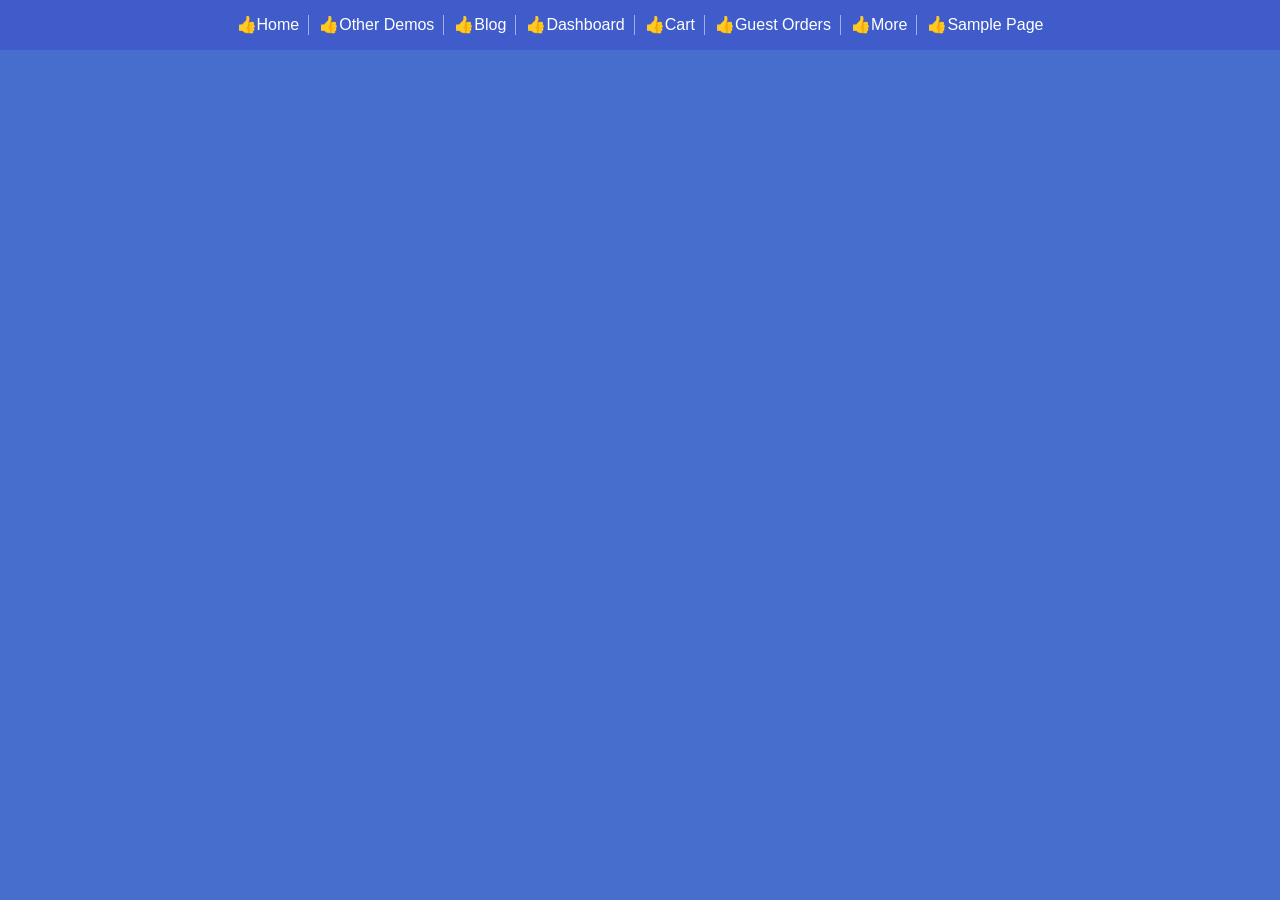
<file: menu-enhanced.html>
<!DOCTYPE html>
<html lang="en">
<head>
    <meta charset="UTF-8">
    <meta name="viewport" content="width=device-width, initial-scale=1.0">
    <title> Menu (Zoom day 5)</title>
    <link rel="stylesheet" href="css/reset.css">
    <link rel="stylesheet" href="css/style.css">
</head>
<body class="menu-body-background">
    <ul class="menu-bar">
        <li class="menu-item">Home</li>
        <li class="menu-item">Other Demos</li>
        <li class="menu-item">Blog</li>
        <li class="menu-item">Dashboard</li>
        <li class="menu-item">Cart</li>
        <li class="menu-item">Guest Orders</li>
        <li class="menu-item">More</li>
        <li class="menu-item">Sample Page</li>
    </ul>
</body>
</html>
</file>
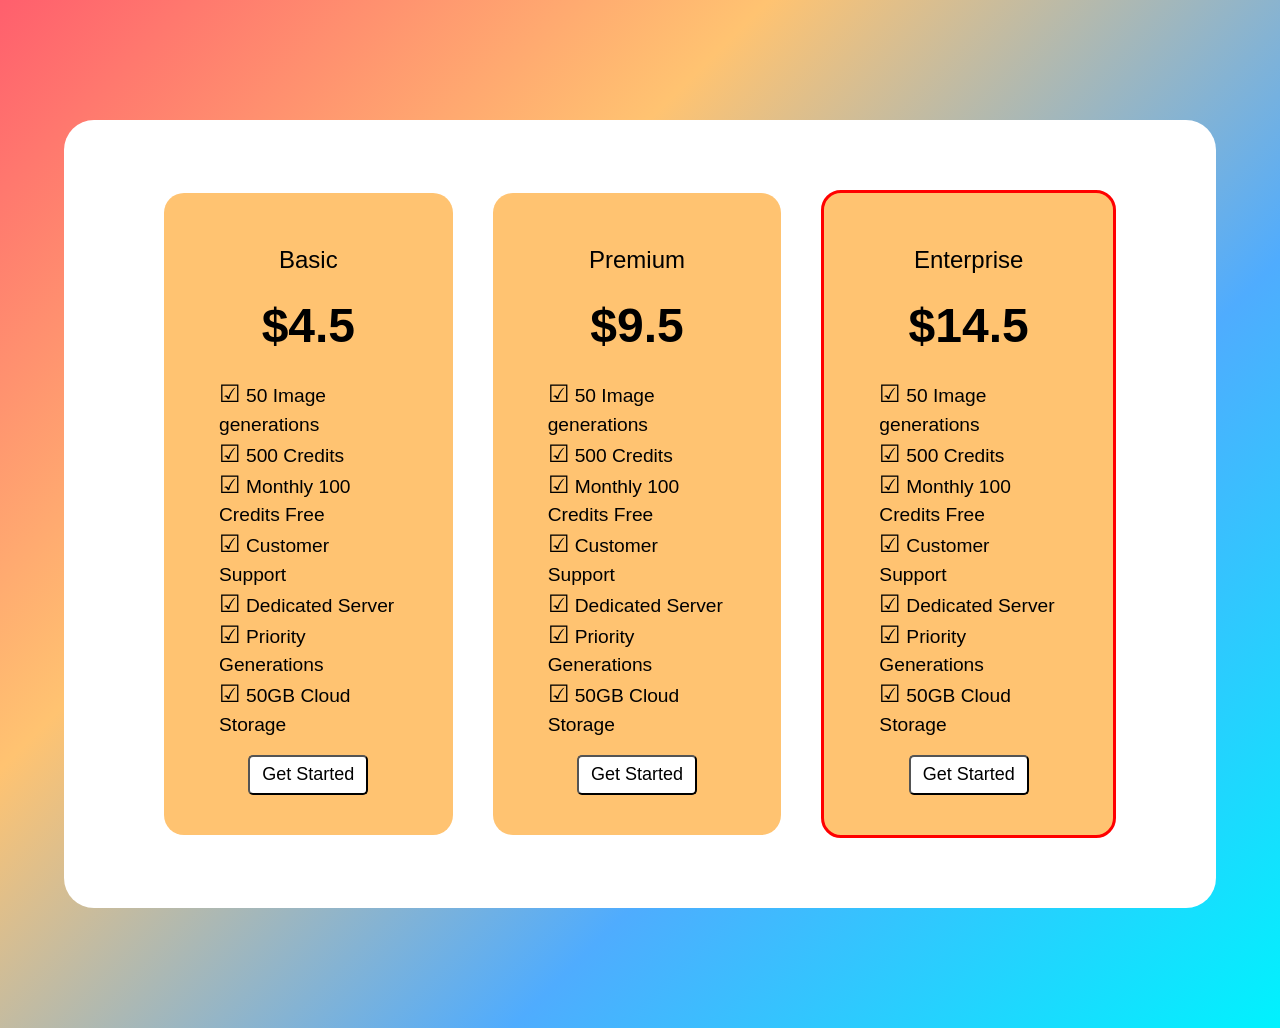
<file: pricing-table.html>
<!doctype html>
<html lang="en">
	<head>
		<meta charset="UTF-8" />
		<meta name="viewport" content="width=device-width, initial-scale=1.0" />
		<title>Zoom day 5</title>
		<link rel="stylesheet" href="css/reset.css" />
		<link rel="stylesheet" href="css/style.css" />
	</head>
	<body class="body-pricing-table">
		<div class="pricing-card-container">
			<div class="card">
				<p class="plan-name">Basic</p>
				<h2 class="price">$4.5</h2>
				<ul class="feature">
					<li>50 Image generations</li>
					<li>500 Credits</li>
					<li>Monthly 100 Credits Free</li>
					<li>Customer Support</li>
					<li>Dedicated Server</li>
					<li>Priority Generations</li>
					<li>50GB Cloud Storage</li>
				</ul>
				<button class="btn-get-started">Get Started</button>
			</div>

			<div class="card">
				<p class="plan-name">Premium</p>
				<h2 class="price">$9.5</h2>
				<ul class="feature">
					<li>50 Image generations</li>
					<li>500 Credits</li>
					<li>Monthly 100 Credits Free</li>
					<li>Customer Support</li>
					<li>Dedicated Server</li>
					<li>Priority Generations</li>
					<li>50GB Cloud Storage</li>
				</ul>
				<button class="btn-get-started">Get Started</button>
			</div>

			<div class="card">
				<p class="plan-name">Enterprise</p>
				<h2 class="price">$14.5</h2>
				<ul class="feature">
					<li>50 Image generations</li>
					<li>500 Credits</li>
					<li>Monthly 100 Credits Free</li>
					<li>Customer Support</li>
					<li>Dedicated Server</li>
					<li>Priority Generations</li>
					<li>50GB Cloud Storage</li>
				</ul>
				<button class="btn-get-started">Get Started</button>
			</div>
		</div>
	</body>
</html>
</file>
<file: css/style.css>
.menu-body-background {
	background-color: #476ecd;
	/* max-width: 800px; */
	box-sizing: border-box;
}

.menu-bar {
	background-color: #3f5cca;
	display: flex;
	flex-wrap: wrap;
	justify-content: center;
}

.menu-item {
	position: relative;
	display: flex;
	align-items: center;
	height: 50px;
	padding-left: 30px;
	padding-right: 10px;
	font-family: "Segoe UI", Tahoma, Geneva, Verdana, sans-serif;
	color: #fff;
	cursor: pointer;
}

.menu-item:hover {
	background-color: white;
	font-weight: bold;
	color: black;
}

.menu-item:active {
	background-color: #2c418c;
	font-weight: bold;
	color: white;
}

.menu-item::after {
	content: "";
	position: absolute;
	right: 0;
	height: 20px;
	width: 1px;
	background-color: rgba(255, 255, 255, 0.5);
}
.menu-item:last-child::after {
	display: none;
}

.menu-item:before {
	content: "👍"; /* Em có thể dùng Emoji hoặc mã Hex của FontIcon */
	position: absolute;
	left: 10px;
	font-size: 16px;
	font-style: white;
}

.form-container {
	background-color: white;
	font-family:
		"Trebuchet MS", "Lucida Sans Unicode", "Lucida Grande", "Lucida Sans",
		Arial, sans-serif;
	padding-left: 20px;
	max-width: 700px;
	font-size: 13px;
	margin-left: auto;
	margin-right: auto;
}

.form-heading {
	padding-top: 20px;
	padding-bottom: 20px;
	padding-left: 10px;
	font-size: 50px;
	font-weight: bold;
}

.register {
	background-color: gainsboro;
	padding-top: 10px;
}

.form-group {
	margin-bottom: 15px;
	padding-left: 10px;
}

.form-label {
	display: block;
	padding-bottom: 5px;
	font-weight: 600;
}

.form-input {
	border: 1px solid gray;
	border-radius: 5px;
	padding-left: 8px;
	outline: none;
	cursor: pointer;
}

.avarta-img {
	width: 90px;
	border-radius: 50px;
	border: solid;
	cursor: pointer;
}

.form-vertical {
	display: block;
}

.btn {
	border: none;
	width: 70px;
	border: solid;
	border-radius: 5px;
	background-color: rgb(252, 202, 0);
	font-weight: bold;
	cursor: pointer;
}

.form-footer {
	margin-top: 10px;
}

.register div input:focus {
	border-color: blue;
	background-color: rgb(225, 236, 245);
	box-shadow: 0 0 5px rgba(71, 110, 205, 0.3);
}

.register div input:invalid {
	border-color: red;
	background-color: #fff6f6; /* Thêm chút màu nền đỏ nhạt để cảnh báo */
}

.register div input:focus:invalid {
	border-color: darkred;
	box-shadow: 0 0 5px rgba(255, 0, 0, 0.3);
}

.form-group:has(:required)::after {
	content: "*";
	color: red;
}

.btn:hover {
	background-color: red;
	color: white;
}

.btn:active {
	background-color: rgb(0, 0, 0);
	color: white;
}

.register:focus-within {
	background-color: #fffddb;
	transition: all 0.5s ease;
}

.form-container {
	background-color: gainsboro;
}

/* pricing table */
.body-pricing-table {
	margin: 0;
	padding: 0;
	font-family: "Segoe UI", Tahoma, Geneva, Verdana, sans-serif;
	background: linear-gradient(135deg, #ff5f6d, #ffc371, #4facfe, #00f2fe);
	min-height: 100vh;

	display: flex;
	justify-content: center;
	align-items: center;
	min-height: 100vh;
	width: 90%;
	margin: auto;
	margin-top: 5%;
	margin-bottom: 5%;
}

.pricing-card-container {
	background-color: white;
	border-radius: 30px;
	width: 90%;
	padding: 50px 80px;
	align-items: center;
	display: flex;
	justify-content: center;
	align-items: center;
}

.card {
	padding: 40px;
	margin: 20px;
	background-color: #ffc371;
	border-radius: 20px;
}

.plan-name,
.price {
	text-align: center;
	padding: 15px;
}

.plan-name {
	font-size: 1.5rem;
}

.price {
	font-size: 3rem;
	font-weight: bold;
}

.feature {
	padding: 15px;
	line-height: 150%;
	font-size: 1.2rem;
}

.feature li::before {
	content: "☑";
	font-size: 1.5rem;
	padding-right: 5px;
}

.btn-get-started {
	width: 120px;
	height: 40px;
	margin: auto;
	margin-top: 0px;
	display: block;
	border-color: black;
	border-radius: 5px;
	background-color: white;
	cursor: pointer;
	font-size: 18px;
}

.card:nth-child(3) {
	border: red;
	border-style: solid;
}

.card:hover {
	background-color: #ffaf3e;
}

.blog-post {
	background-color: #f5f6f7;
	font-family: Arial, Helvetica, sans-serif;
}

.main-containter {
	max-width: auto;
	background-color: #fff;
	margin: auto;
	margin-top: 20px;
	padding: 24px;
	border-radius: 8px;
	width: 60%;
	max-height: 25000px;
	margin-bottom: 20px;
	padding-bottom: 100px;
}

.header-article {
	display: flex;
	justify-content: space-between;
	align-items: center;
	margin-bottom: 20px;
}

.breadcrumb {
	display: flex;
	font-size: 15px;
}

.breadcrumb-item a {
	text-decoration: None;
	color: black;
}

.breadcrumb li + li::before {
	content: ">";
	padding: 5px;
}

.article-content h1 {
	font-size: 35px;
	font-weight: bold;
	margin-bottom: 20px;
}

.article-content .fa {
	padding: 10px 10px;
	margin-top: 15px;
	margin-bottom: 20px;
}

.article-content .fa.fa-facebook {
	background: #3b5998;
	color: white;
	padding: 10px 14px;
}

.fa-google {
	background: #dd4b39;
	color: white;
}

.fa-linkedin {
	background: #007bb5;
	color: white;
}

.fa-youtube {
	background: #bb0000;
	color: white;
}

.fa-twitter {
	background: #55acee;
	color: white;
}

.article-content img {
	max-width: 100%;
	height: auto;
	margin-top: 20px;
	margin-bottom: 20px;
}

.article-content p {
	text-align: justify;
	line-height: 1.5;
	margin-top: 10px;
	margin-bottom: 10px;
}

.img-row img {
	width: 32.8%;
}

.writer p {
	display: block;
	width: 200px;
	margin-left: auto;
	text-align: right;
	margin-top: 30px;
	font-weight: bold;
}

.news-relative-box {
	margin-top: 50px;
	background-color: rgb(246, 246, 246);
	padding: 20px;
	border-radius: 10px;
	margin-left: 50px;
	margin-right: 50px;
	margin-bottom: 20px;
}

.new-relative {
	border-bottom: rgb(215, 215, 215) solid;
	padding-bottom: 10px;
}

.new-relative:last-child {
	border-bottom: none;
}

.new-relative img {
	width: 20%;
	height: auto;
}

.new-relative {
	display: flex;
}

.new-relative + .new-relative {
	margin-top: 10px;
}

.titles-relative {
	padding: 20px;
	padding-top: 0;
}

.titles-relative p {
	padding-bottom: 5px;
}

.titles-relative p:nth-child(1) {
	font-weight: bold;
}

.titles-relative p:nth-child(2) {
	text-align: justify;
}

.feed-back-box {
	background-color: #919191;
	display: flex;
	height: 40px;
	margin-bottom: 40px;
}

.feed-back-box p {
	color: white;
	margin: auto;
}

.comment-container {
	display: flex;
}

.comment-title-and-number {
	width: 100%;
	margin-bottom: 20px;
}

.comment-title-and-number span {
	font-size: 1.2rem;
	font-weight: bold;
}

.comment-title-and-number form {
	margin-top: 20px;
}

.comment-title-and-number form input {
	height: 50px;
	width: 100%;
	padding: 0px;
	border: solid 1px;
	padding-left: 10px;
	border-color: #919191;
	box-sizing: border-box;
	margin-bottom: 10px;
}

.comment-title-and-number form button {
	display: block;
	margin-left: auto;
}

.comment-display-type {
	display: flex;
	border-bottom: solid gray;
	border-width: 1px;
}

.comment-display-type li {
	padding: 5px;
	color: rgb(167, 0, 0);
	cursor: pointer;
}

.comment-display-type li:hover {
	font-weight: bold;
}

.comment-display-type li:active {
	font-weight: bold;
	border-bottom: solid rgb(167, 0, 0);
}

.comment-display-type li:nth-child(1) {
	font-weight: bold;
	border-bottom: solid rgb(167, 0, 0);
}

.user-comment {
	display: flex;
	margin-top: 20px;
}

.comment-avarta img {
	width: 50px;
	height: 50px;
	border: 1px solid black !important;
}

.comment-components ul.nickname-content {
	width: 100%;
	margin-left: 10px;
	display: flex;
}

.comment-components ul.nickname-content li:first-of-type {
	font-weight: bold;
}

.comment-components ul.nickname-content li:nth-child(2) {
	padding-left: 10px;
}

.comment-components ul.comment-emotions {
	width: 100%;
	margin-left: 10px;
	display: flex;
	margin-top: 15px;
	cursor: pointer;
}

.comment-components ul.comment-emotions li + li {
	padding-left: 15px;
}

.comment-components ul.comment-emotions li:nth-child(1):before {
	content: "👍";
	padding-right: 4px;
	cursor: pointer;
}

.comment-components ul.comment-emotions li:nth-child(2):before {
	content: "👎";
	padding-right: 4px;
	cursor: pointer;
}

.comment-components ul.comment-emotions li:nth-child(3):before {
	content: "💬";
	padding-right: 4px;
	cursor: pointer;
}

.blog-post .main-containter .article-content > p:nth-of-type(2):first-letter {
	float: left;
	font-size: 48px;
	line-height: 1;
	font-weight: bold;
	margin-right: 9px;
	color: black;
	font-family: "Times New Roman", Times, serif;
	text-shadow: black 0.05em 0.05em;
}

.blog-post
	.main-containter
	.article-content
	> p:not(:first-of-type)::first-line {
	/* font-size: 20px; */
	/* text-decoration: underline; */
	/* background-color: lightgreen; */
}

.blog-post .main-containter .article-content::selection {
	background-color: #00f2fe;
}

blockquote p {
	margin: 20px 0;
	padding: 10px 20px;
	border-left: 5px solid #000000; /* Màu xanh thương hiệu */
	background-color: #f8f9fa;
	color: #555;
	font-style: italic;
}
</file>
